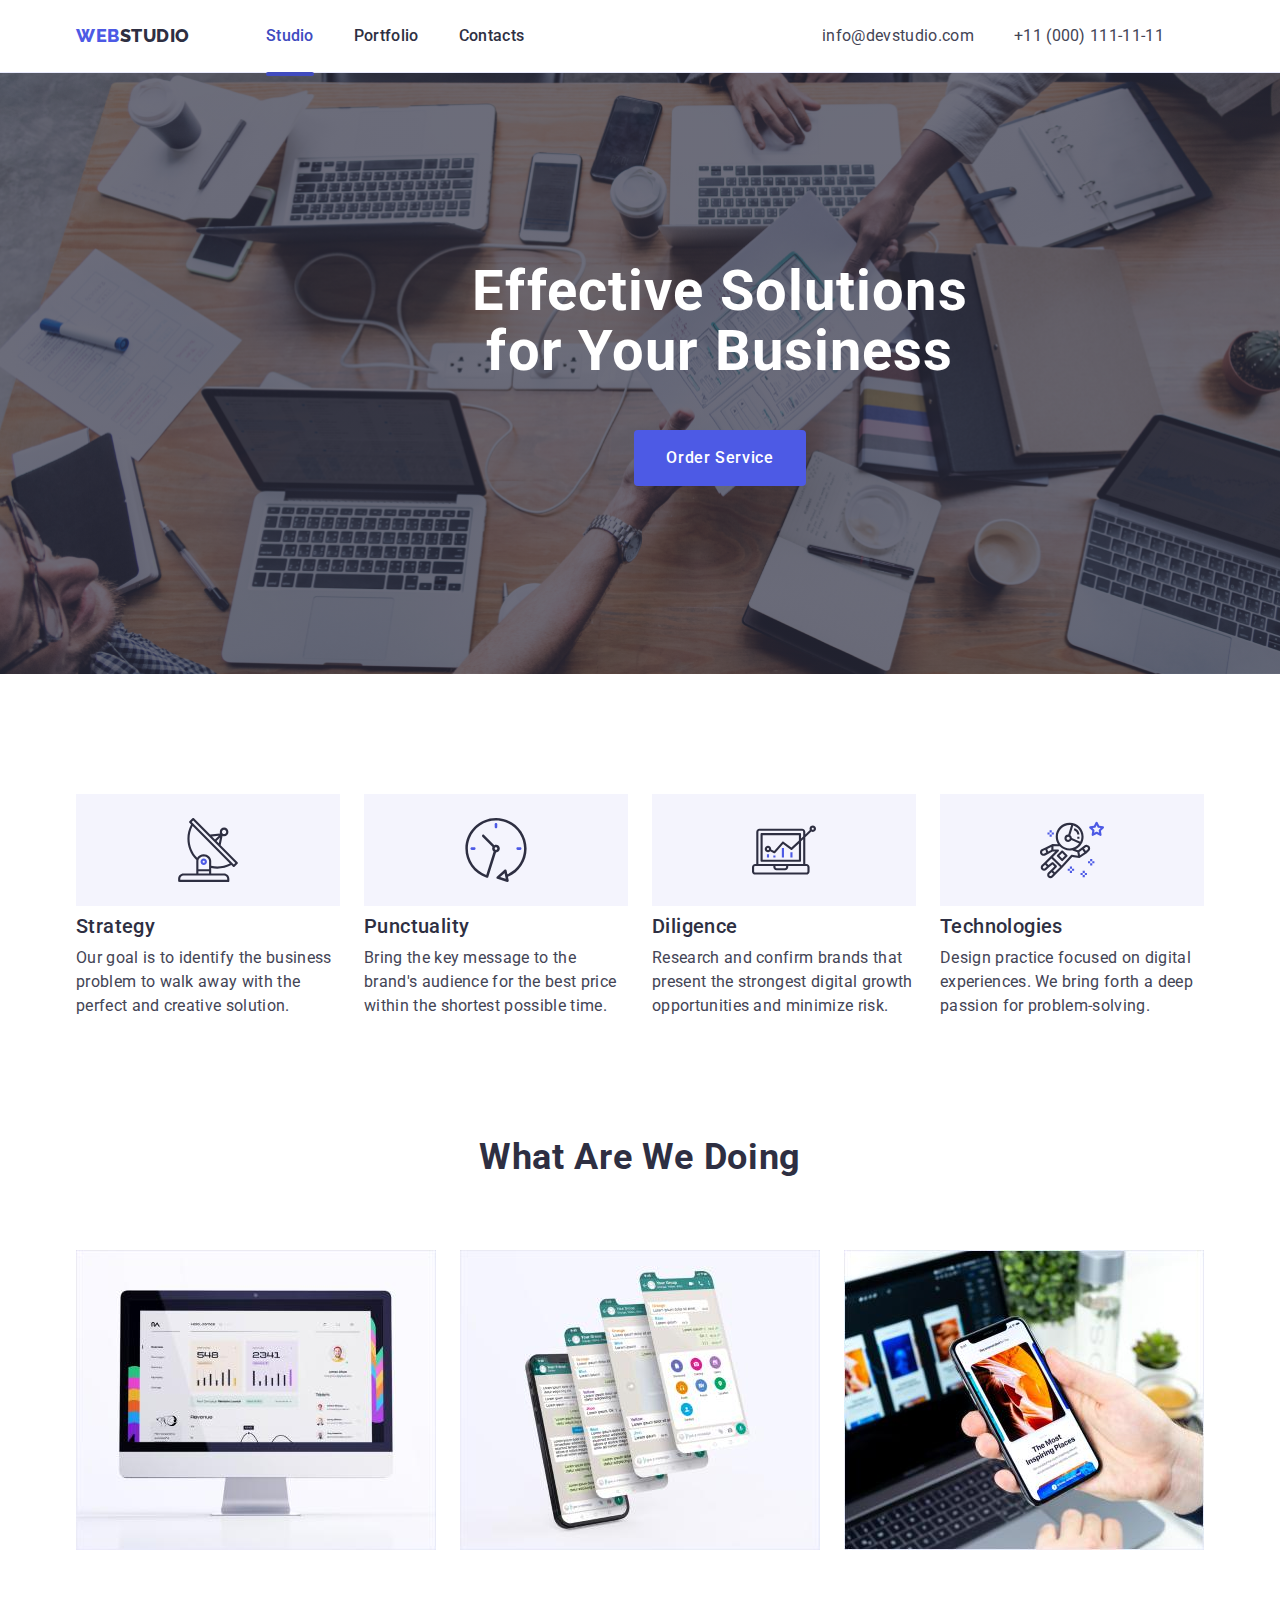
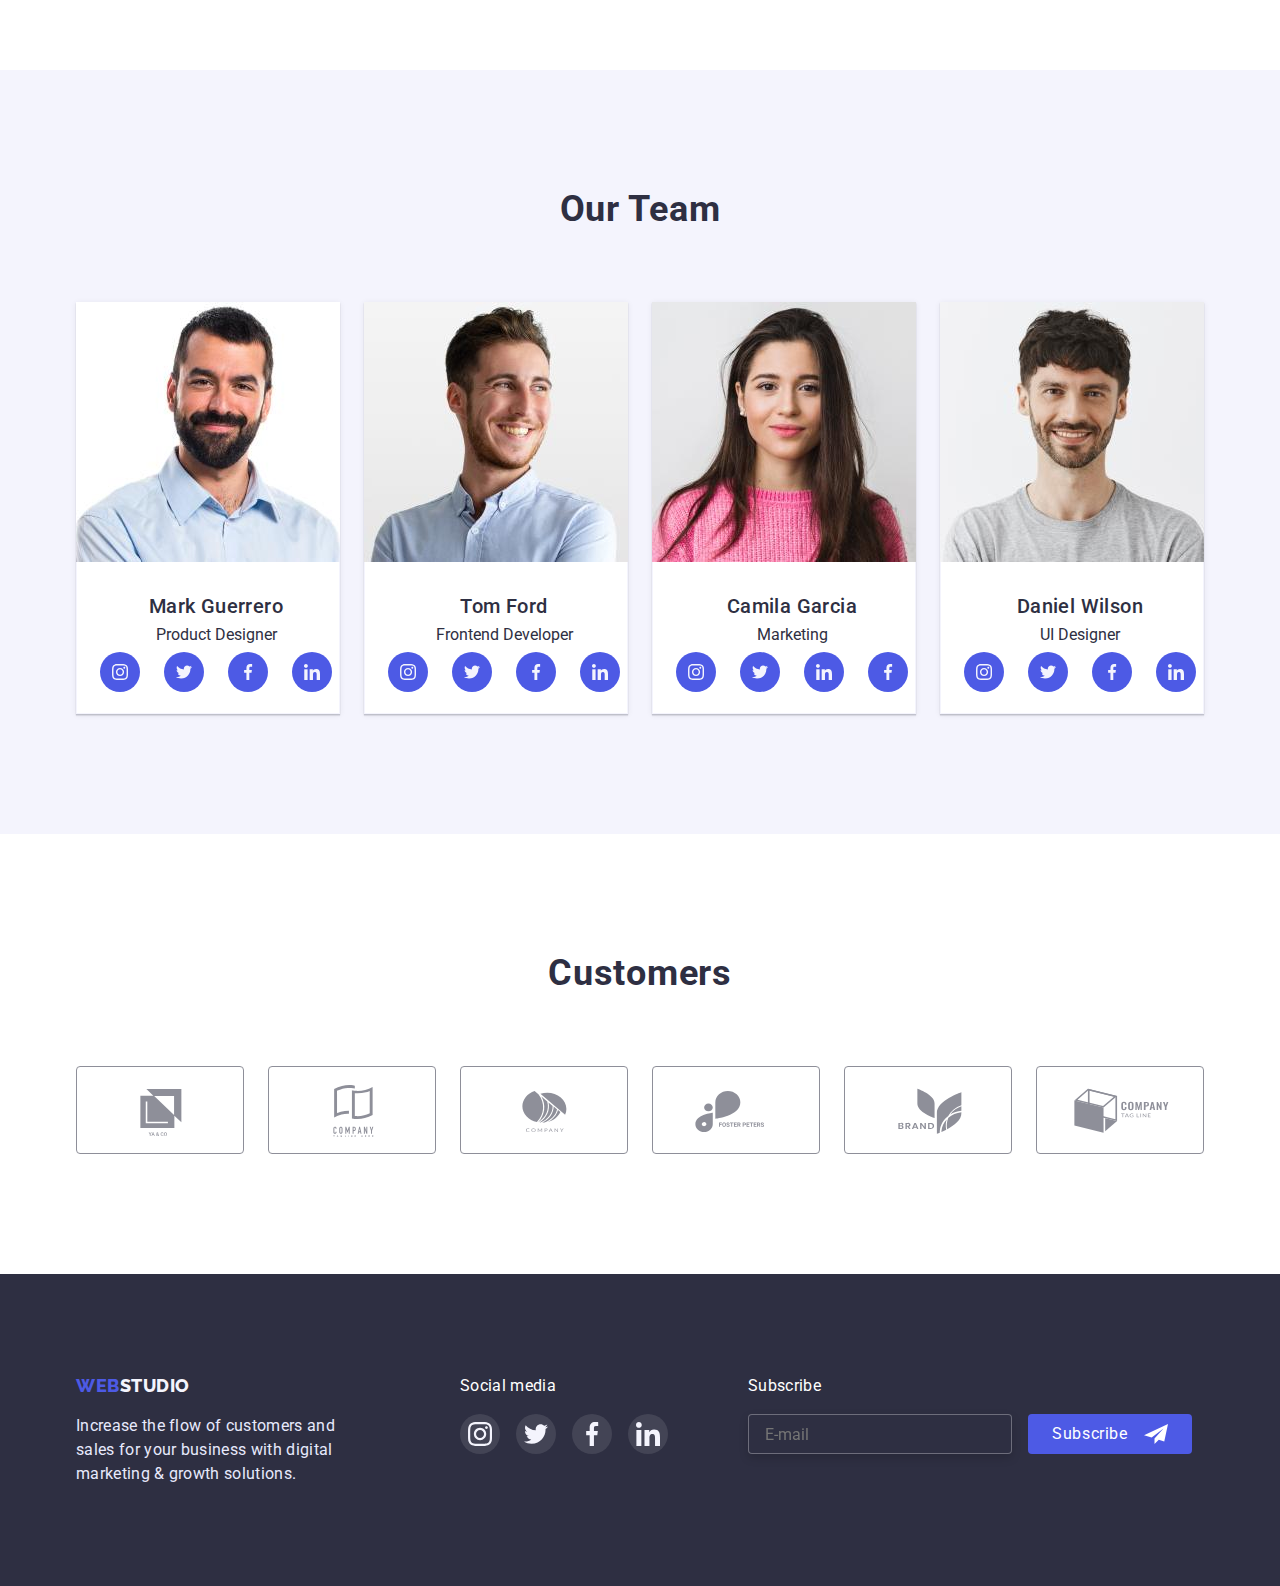
<file: index.html>
<!DOCTYPE html>
<html lang="en">
  <head>
    <meta charset="UTF-8" />
    <meta http-equiv="X-UA-Compatible" content="IE=edge" />
    <meta name="viewport" content="width=device-width, initial-scale=1.0" />
    <link rel="preconnect" href="https://fonts.googleapis.com" />
    <link rel="preconnect" href="https://fonts.gstatic.com" crossorigin />
    <link
      href="https://fonts.googleapis.com/css2?family=Raleway:wght@800&family=Roboto:wght@400;500;700;900&display=swap"
      rel="stylesheet"
    />
    <link
      rel="stylesheet"
      href="https://cdn.jsdelivr.net/npm/modern-normalize@1.1.0/modern-normalize.min.css"
    />
    <link rel="stylesheet" href="./css/styles.css" />
    <title>WEBSTUDIO</title>
  </head>
  <body>
    <header class="header">
      <div class="container page-header-container">
        <nav class="head-nav">
          <a class="logo link" href="./index.html"
            >Web<span class="logo-black">Studio</span></a
          >
          <ul class="menu list">
            <li class="menu-item">
              <a class="menu-link link current" href="./index.html">Studio</a>
            </li>
            <li class="menu-item">
              <a class="menu-link link" href="./portfolio.html">Portfolio</a>
            </li>
            <li class="menu-item">
              <a class="menu-link link" href="">Contacts</a>
            </li>
          </ul>
        </nav>
        <address class="adress-fonts">
          <ul class="list menu header-menu-direction">
            <li>
              <a class="contact-info link" href="mailto:info@devstudio.com"
                >info@devstudio.com</a
              >
            </li>
            <li>
              <a class="contact-info link" href="tel:+110001111111"
                >+11 (000) 111-11-11</a
              >
            </li>
          </ul>
        </address>
        <button type="button" class="mobile-menu-btn" data-modal-open-mobile>
          <svg class="mobile-menu-btn-icon" width="32" height="22">
            <use href="./images/sprite.svg#burger-icon"></use>
          </svg>
        </button>
      </div>
      <div class="mobile-menu" data-modal-mobile>
        <div class="container mobile-menu-container">
          <button class="mobile-menu-close-btn" data-modal-close-mobile>
            <svg class="mobile-menu-close-btn-icon" width="8" height="8">
              <use href="./images/sprite.svg#icon-vector"></use>
            </svg>
          </button>
          <ul class="mobile-menu-list list">
            <li class="mobile-menu-list-item">
              <a class="mobile-menu-list-link link" href="">Studio</a>
            </li>
            <li class="mobile-menu-list-item">
              <a class="mobile-menu-list-link link" href="">Potfolio</a>
            </li>
            <li class="mobile-menu-list-item">
              <a class="mobile-menu-list-link link" href="">Contacts</a>
            </li>
          </ul>
          <address>
            <ul class="mobile-menu-address list">
              <li class="mobile-menu-address-item">
                <a
                  class="mobile-menu-contact-number link"
                  href="tel:+110001111111"
                  >+11 (000) 111-11-11</a
                >
              </li>
              <li>
                <a
                  class="mobile-menu-contact-info link"
                  href="mailto:info@devstudio.com"
                  >info@devstudio.com</a
                >
              </li>
            </ul>
          </address>
          <ul class="mobile-social-list list">
            <li class="mobile-social-list-item list">
              <a href="" class="mobile-social-list-link">
                <svg class="mobile-social-list-icon" width="24" height="24">
                  <use href="./images/sprite.svg#icon-instagram"></use>
                </svg>
              </a>
            </li>
            <li class="mobile-social-list-item list">
              <a href="" class="mobile-social-list-link">
                <svg class="mobile-social-list-icon" width="24" height="24">
                  <use href="./images/sprite.svg#icon-twitter"></use>
                </svg>
              </a>
            </li>
            <li class="mobile-social-list-item list">
              <a href="" class="mobile-social-list-link">
                <svg class="mobile-social-list-icon" width="24" height="24">
                  <use href="./images/sprite.svg#icon-facebook"></use>
                </svg>
              </a>
            </li>
            <li class="mobile-social-list-item list">
              <a href="" class="mobile-social-list-link">
                <svg class="mobile-social-list-icon" width="24" height="24">
                  <use href="./images/sprite.svg#icon-linkedin"></use>
                </svg>
              </a>
            </li>
          </ul>
        </div>
      </div>
    </header>
    <main>
      <section class="hero">
        <div>
          <h1 class="headline">Effective Solutions for Your Business</h1>
          <button class="modal-btn" type="button" data-modal-open>
            Order Service
          </button>
        </div>
      </section>
      <section class="section-advantages">
        <div class="container">
          <h2 class="visually-hidden">Our Advantages</h2>
          <ul
            class="list services-list margin-right mobile-menu-advantages-section"
          >
            <li class="services-item">
              <div class="advantages-card-wrapper">
                <svg class="services-list-icon" width="64" height="64">
                  <use href="./images/sprite.svg#icon-antenna"></use>
                </svg>
              </div>
              <h3 class="subtitle">Strategy</h3>
              <p class="description">
                Our goal is to identify the business problem to walk away with
                the perfect and creative solution.
              </p>
            </li>
            <li class="services-item">
              <div class="advantages-card-wrapper">
                <svg class="services-list-icon" width="64" height="64">
                  <use href="./images/sprite.svg#icon-clock"></use>
                </svg>
              </div>
              <h3 class="subtitle">Punctuality</h3>
              <p class="description">
                Bring the key message to the brand's audience for the best price
                within the shortest possible time.
              </p>
            </li>
            <li class="services-item">
              <div class="advantages-card-wrapper">
                <svg class="services-list-icon" width="64" height="64">
                  <use href="./images/sprite.svg#icon-diagram"></use>
                </svg>
              </div>
              <h3 class="subtitle">Diligence</h3>
              <p class="description">
                Research and confirm brands that present the strongest digital
                growth opportunities and minimize risk.
              </p>
            </li>
            <li class="services-item">
              <div class="advantages-card-wrapper">
                <svg class="services-list-icon" width="64" height="64">
                  <use href="./images/sprite.svg#icon-astronaut"></use>
                </svg>
              </div>
              <h3 class="subtitle">Technologies</h3>
              <p class="description">
                Design practice focused on digital experiences. We bring forth a
                deep passion for problem-solving.
              </p>
            </li>
          </ul>
        </div>
      </section>
      <section class="section">
        <div class="container">
          <h2 class="title">What are we doing</h2>
          <ul class="list display-flex">
            <li class="services-card">
              <img
                srcset="./images/img-1@2x.jpg 2x"
                src="./images/img-1.jpg"
                alt="picture-1"
                width="360"
                height="300"
              />
            </li>
            <li class="services-card">
              <img
              srcset="./images/img-2@2x.jpg 2x"
                src="./images/img-2.jpg"
                alt="picture-2"
                width="360"
                height="300"
              />
            </li>
            <li class="services-card">
              <img
              srcset="./images/img-3@2x.jpg 2x"
                src="./images/img-3.jpg"
                alt="picture-3"
                width="360"
                height="300"
              />
            </li>
          </ul>
        </div>
      </section>
      <section class="mobile-employees-section employees-section">
        <div class="container">
          <h2 class="title">Our Team</h2>
          <div class="mobile-employees-wrapper">
            <ul class="mobile-employees-gap display-flex list">
              <li class="employees-card card-background-color box-shadow">
                <img
                srcset="./images/img-team-member-1@2x.jpg 2x"
                  src="./images/img-team-member-1.jpg"
                  alt="team-member-1"
                  width="264"
                  height="260"
                />
                <div class="card-content-wrapper">
                  <h3 class="employees-subtitle text-align">Mark Guerrero</h3>
                  <p class="employees-description text-align">
                    Product Designer
                  </p>
                  <ul class="social-list">
                    <li class="social-list-item list">
                      <a href="" class="social-list-link">
                        <svg class="social-list-icon" width="16" height="16">
                          <use href="./images/sprite.svg#icon-instagram"></use>
                        </svg>
                      </a>
                    </li>
                    <li class="social-list-item list">
                      <a href="" class="social-list-link">
                        <svg class="social-list-icon" width="16" height="16">
                          <use href="./images/sprite.svg#icon-twitter"></use>
                        </svg>
                      </a>
                    </li>
                    <li class="social-list-item list">
                      <a href="" class="social-list-link">
                        <svg class="social-list-icon" width="16" height="16">
                          <use href="./images/sprite.svg#icon-facebook"></use>
                        </svg>
                      </a>
                    </li>
                    <li class="social-list-item list">
                      <a href="" class="social-list-link">
                        <svg class="social-list-icon" width="16" height="16">
                          <use href="./images/sprite.svg#icon-linkedin"></use>
                        </svg>
                      </a>
                    </li>
                  </ul>
                </div>
              </li>
              <li class="employees-card card-background-color box-shadow">
                <img
                srcset="./images/img-team-member-2@2x.jpg 2x"
                  src="./images/img-team-member-2.jpg"
                  alt="team-member-2"
                  width="264"
                  height="260"
                />
                <div class="card-content-wrapper">
                  <h3 class="employees-subtitle text-align">Tom Ford</h3>
                  <p class="employees-description text-align">
                    Frontend Developer
                  </p>
                  <ul class="social-list">
                    <li class="social-list-item list">
                      <a href="" class="social-list-link">
                        <svg class="social-list-icon" width="16" height="16">
                          <use href="./images/sprite.svg#icon-instagram"></use>
                        </svg>
                      </a>
                    </li>
                    <li class="social-list-item list">
                      <a href="" class="social-list-link">
                        <svg class="social-list-icon" width="16" height="16">
                          <use href="./images/sprite.svg#icon-twitter"></use>
                        </svg>
                      </a>
                    </li>
                    <li class="social-list-item list">
                      <a href="" class="social-list-link">
                        <svg class="social-list-icon" width="16" height="16">
                          <use href="./images/sprite.svg#icon-facebook"></use>
                        </svg>
                      </a>
                    </li>
                    <li class="social-list-item list">
                      <a href="" class="social-list-link">
                        <svg class="social-list-icon" width="16" height="16">
                          <use href="./images/sprite.svg#icon-linkedin"></use>
                        </svg>
                      </a>
                    </li>
                  </ul>
                </div>
              </li>
              <li class="employees-card card-background-color box-shadow">
                <img
                srcset="./images/img-team-member-3@2x.jpg 2x"
                  src="./images/img-team-member-3.jpg"
                  alt="team-member-3"
                  width="264"
                  height="260"
                />
                <div class="card-content-wrapper">
                  <h3 class="employees-subtitle text-align">Camila Garcia</h3>
                  <p class="employees-description text-align">Marketing</p>
                  <ul class="social-list">
                    <li class="social-list-item list">
                      <a href="" class="social-list-link">
                        <svg class="social-list-icon" width="16" height="16">
                          <use href="./images/sprite.svg#icon-instagram"></use>
                        </svg>
                      </a>
                    </li>
                    <li class="social-list-item list">
                      <a href="" class="social-list-link">
                        <svg class="social-list-icon" width="16" height="16">
                          <use href="./images/sprite.svg#icon-twitter"></use>
                        </svg>
                      </a>
                    </li>
                    <li class="social-list-item list">
                      <a href="" class="social-list-link">
                        <svg class="social-list-icon" width="16" height="16">
                          <use href="./images/sprite.svg#icon-linkedin"></use>
                        </svg>
                      </a>
                    </li>
                    <li class="social-list-item list">
                      <a href="" class="social-list-link">
                        <svg class="social-list-icon" width="16" height="16">
                          <use href="./images/sprite.svg#icon-facebook"></use>
                        </svg>
                      </a>
                    </li>
                  </ul>
                </div>
              </li>
              <li class="employees-card card-background-color box-shadow">
                <img
                srcset="./images/img-team-member-4@2x.jpg 2x"
                  src="./images/img-team-member-4.jpg"
                  alt="team-member-4"
                  width="264"
                  height="260"
                />
                <div class="card-content-wrapper">
                  <h3 class="employees-subtitle text-align">Daniel Wilson</h3>
                  <p class="employees-description text-align">UI Designer</p>
                  <ul class="social-list">
                    <li class="social-list-item list">
                      <a href="" class="social-list-link">
                        <svg class="social-list-icon" width="16" height="16">
                          <use href="./images/sprite.svg#icon-instagram"></use>
                        </svg>
                      </a>
                    </li>
                    <li class="social-list-item list">
                      <a href="" class="social-list-link">
                        <svg class="social-list-icon" width="16" height="16">
                          <use href="./images/sprite.svg#icon-twitter"></use>
                        </svg>
                      </a>
                    </li>
                    <li class="social-list-item list">
                      <a href="" class="social-list-link">
                        <svg class="social-list-icon" width="16" height="16">
                          <use href="./images/sprite.svg#icon-facebook"></use>
                        </svg>
                      </a>
                    </li>
                    <li class="social-list-item list">
                      <a href="" class="social-list-link">
                        <svg class="social-list-icon" width="16" height="16">
                          <use href="./images/sprite.svg#icon-linkedin"></use>
                        </svg>
                      </a>
                    </li>
                  </ul>
                </div>
              </li>
            </ul>
          </div>
        </div>
      </section>
      <section class="customers-section">
        <div class="container">
          <h2 class="title">Customers</h2>
          <ul class="customers-list list">
            <li class="customers-list-item">
              <a href="" class="customers-list-link">
                <svg class="customers-list-icon" width="104" height="56">
                  <use href="./images/sprite.svg#icon-company-1"></use>
                </svg>
              </a>
            </li>
            <li class="customers-list-item">
              <a href="" class="customers-list-link">
                <svg class="customers-list-icon" width="104" height="56">
                  <use href="./images/sprite.svg#icon-company-2"></use>
                </svg>
              </a>
            </li>
            <li class="customers-list-item">
              <a href="" class="customers-list-link">
                <svg class="customers-list-icon" width="104" height="56">
                  <use href="./images/sprite.svg#icon-company-3"></use>
                </svg>
              </a>
            </li>
            <li class="customers-list-item">
              <a href="" class="customers-list-link">
                <svg class="customers-list-icon" width="104" height="56">
                  <use href="./images/sprite.svg#icon-company-4"></use>
                </svg>
              </a>
            </li>
            <li class="customers-list-item">
              <a href="" class="customers-list-link">
                <svg class="customers-list-icon" width="104" height="56">
                  <use href="./images/sprite.svg#icon-company-5"></use>
                </svg>
              </a>
            </li>
            <li class="customers-list-item">
              <a href="" class="customers-list-link">
                <svg class="customers-list-icon" width="104" height="56">
                  <use href="./images/sprite.svg#icon-company-6"></use>
                </svg>
              </a>
            </li>
          </ul>
        </div>
      </section>
    </main>
    <footer class="footer-background">
      <div class="container footer-display">
        <div class="tablet-footer-wrapper">
          <div class="footer-wrapper">
            <a
              class="mobile-footer-logo logo link logo-margin"
              href="./index.html"
              >Web<span class="logo-white">Studio</span></a
            >
            <p class="footer-list footer-text">
              Increase the flow of customers and sales for your business with
              digital marketing & growth solutions.
            </p>
          </div>
          <div class="footer-social-media-wrapper">
            <p class="footer-social-media">Social media</p>
            <ul class="footer-social-list">
              <li class="footer-social-list-item list">
                <a href="" class="footer-social-list-link">
                  <svg class="footer-social-list-icon" width="24" height="24">
                    <use href="./images/sprite.svg#icon-instagram"></use>
                  </svg>
                </a>
              </li>
              <li class="footer-social-list-item list">
                <a href="" class="footer-social-list-link">
                  <svg class="footer-social-list-icon" width="24" height="24">
                    <use href="./images/sprite.svg#icon-twitter"></use>
                  </svg>
                </a>
              </li>
              <li class="footer-social-list-item list">
                <a href="" class="footer-social-list-link">
                  <svg class="footer-social-list-icon" width="24" height="24">
                    <use href="./images/sprite.svg#icon-facebook"></use>
                  </svg>
                </a>
              </li>
              <li class="footer-social-list-item list">
                <a href="" class="footer-social-list-link">
                  <svg class="footer-social-list-icon" width="24" height="24">
                    <use href="./images/sprite.svg#icon-linkedin"></use>
                  </svg>
                </a>
              </li>
            </ul>
          </div>
        </div>
        <div class="tablet-footer-display">
          <p class="social-messangers-text">Subscribe</p>
          <form class="social-messangers-form">
            <label class="socail-messangers-field"
              ><input
                class="social-messangers-input"
                name="user-message"
                type="email"
                placeholder="E-mail"
            /></label>
            <button class="social-messangers-button" type="submit">
              Subscribe
              <svg class="social-messangers-icon" width="24" height="24">
                <use href="./images/sprite.svg#icon-telegram"></use>
              </svg>
            </button>
          </form>
        </div>
      </div>
    </footer>
    <div class="backdrop is-hidden" data-modal>
      <div class="modal">
        <button type="button" class="close-button" data-modal-close>
          <svg class="close-button-icon" width="18" height="18">
            <use href="./images/sprite.svg#icon-vector"></use>
          </svg>
        </button>
        <p class="modal-window-text">
          Leave your contacts and we will call you back
        </p>
        <form class="modal-form">
          <label class="modal-form-field">
            <span class="modal-form-input-desc">Name</span>
            <span class="modal-form-input-wrapper">
              <input
                type="text"
                name="user_name"
                class="modal-form-input"
                required
                pattern="[a-zA-Z]+"
                minlength="2"
                title="Ivan Ivanov"
              />
              <svg class="modal-form-input-icon" width="18" height="18">
                <use href="./images/sprite.svg#icon-person"></use>
              </svg>
            </span>
          </label>
          <label class="modal-form-field">
            <span class="modal-form-input-desc">Phone</span>
            <span class="modal-form-input-wrapper">
              <input
                type="tel"
                name="user_phone"
                class="modal-form-input"
                required
                pattern="[0-9]{3}-[0-9]{3}-[0-9]{2}-[0-9]{2}"
                title="xxx-xxx-xx-xx"
              />
              <svg class="modal-form-input-icon" width="18" height="18">
                <use href="./images/sprite.svg#icon-phone"></use>
              </svg>
            </span>
          </label>
          <label class="modal-form-field">
            <span class="modal-form-input-desc">Email</span>
            <span class="modal-form-input-wrapper">
              <input
                type="email"
                name="user_email"
                class="modal-form-input"
                required
                pattern=""
                title="example@gmail.com"
              />
              <svg class="modal-form-input-icon" width="18" height="18">
                <use href="./images/sprite.svg#icon-email"></use>
              </svg>
            </span>
          </label>
          <label class="modal-form-field-comment">
            <span class="modal-form-input-desc">Comment</span>
            <textarea
              name="user-message"
              class="modal-form-message"
              placeholder="Text input"
            ></textarea>
          </label>
          <input
            id="user-policy"
            type="checkbox"
            name="user-policy"
            class="modal-form-check visually-hidden"
          />
          <label for="user-policy" class="modal-form-check-desc"
            >I accept the terms and conditions of the &nbsp;<a
              class="privacy-policy"
              href=""
              >Privacy Policy</a
            ></label
          >
          <button type="submit" class="modal-form-submit">Send</button>
        </form>
      </div>
    </div>
    <script src="./js/modal.js"></script>
    <script src="./js/mobile-menu.js"></script>
  </body>
</html>
</file>
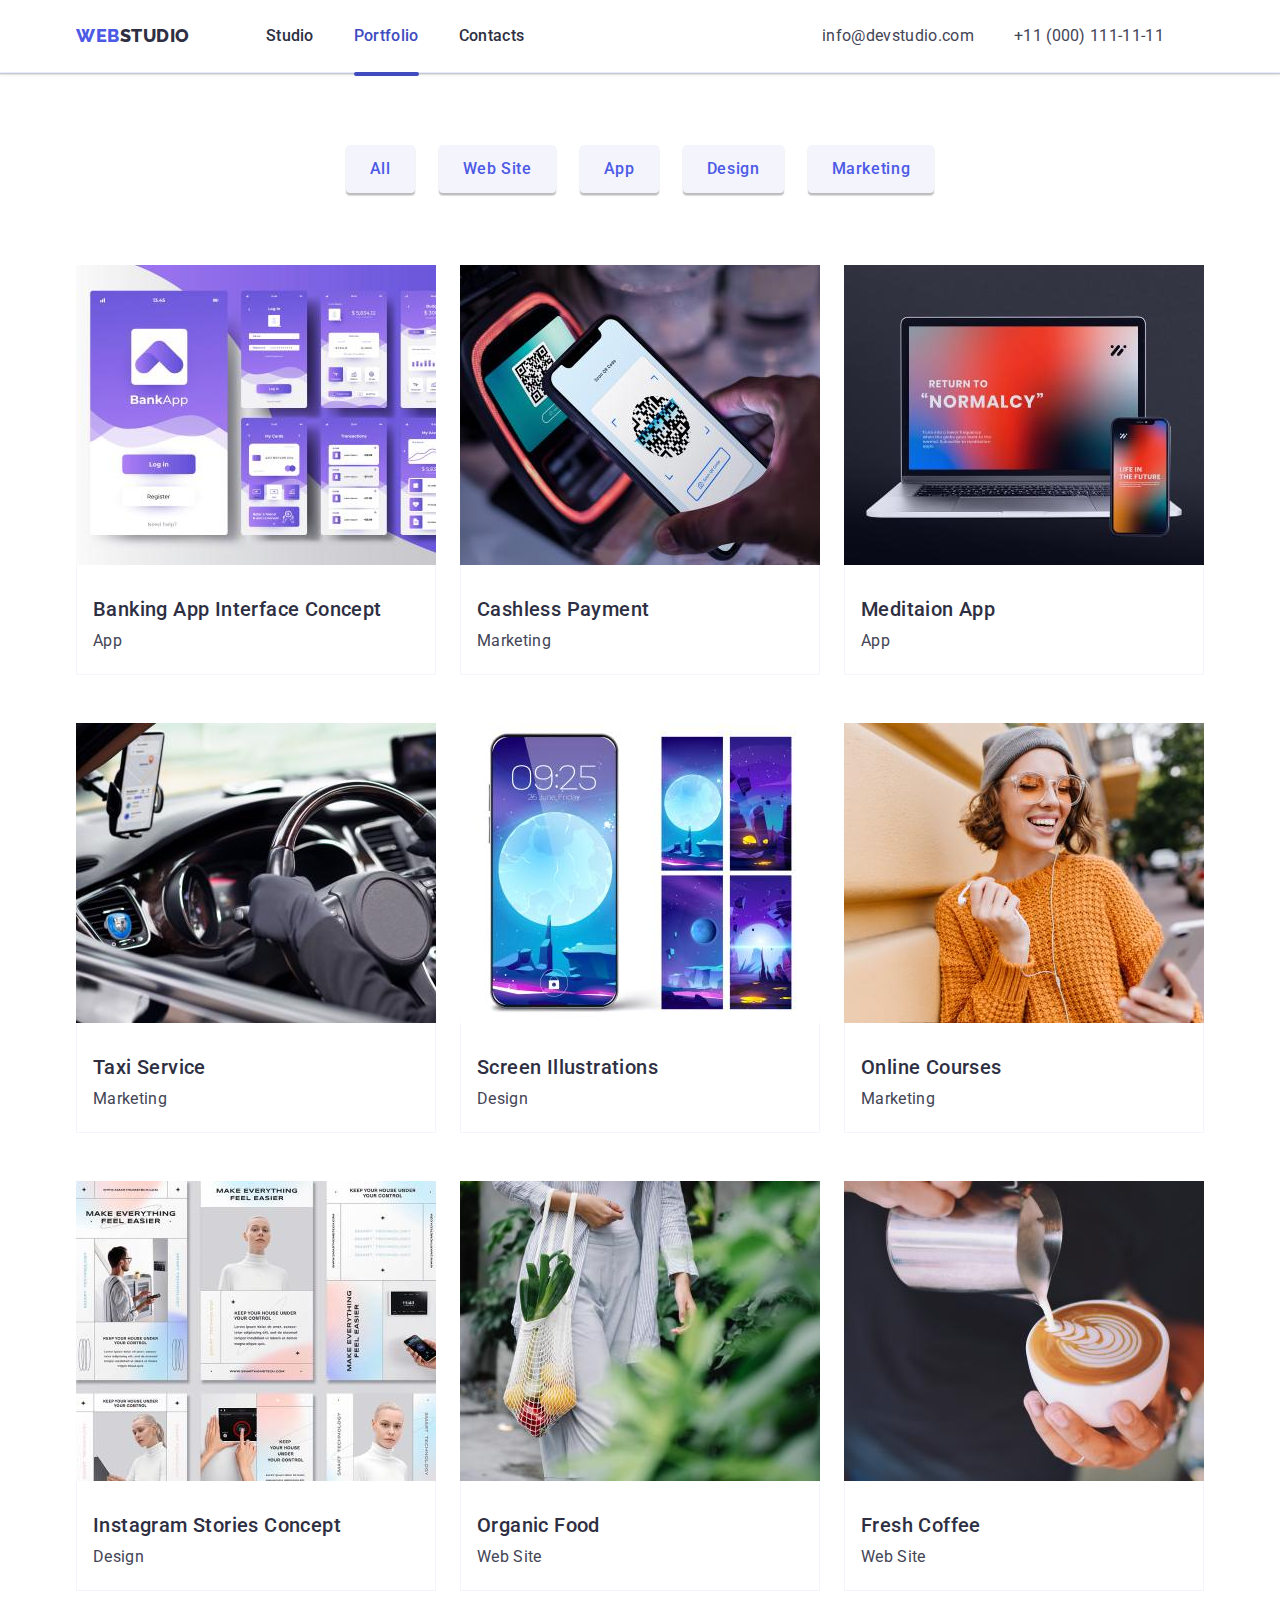
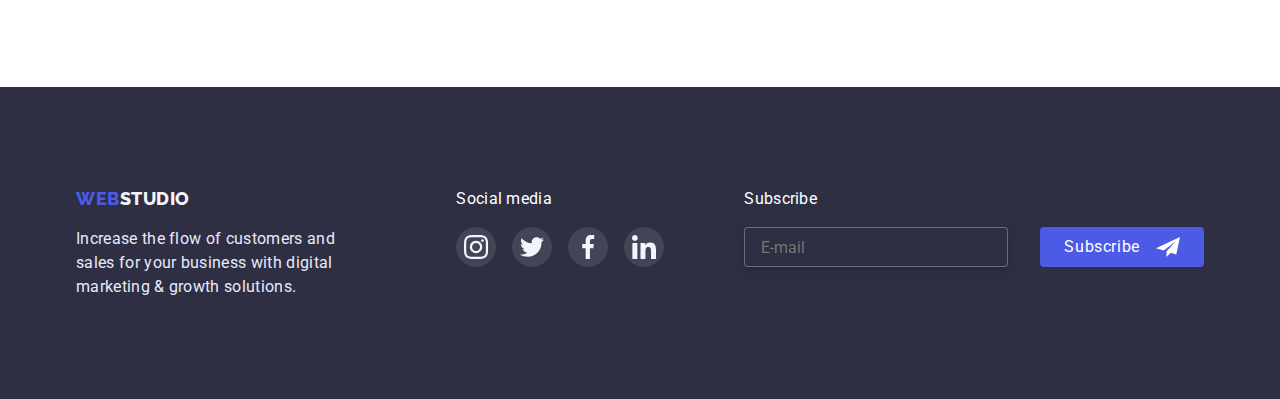
<file: portfolio.html>
<!DOCTYPE html>
<html lang="en">
  <head>
    <meta charset="UTF-8" />
    <meta http-equiv="X-UA-Compatible" content="IE=edge" />
    <meta name="viewport" content="width=device-width, initial-scale=1.0" />
    <link rel="preconnect" href="https://fonts.googleapis.com" />
    <link rel="preconnect" href="https://fonts.gstatic.com" crossorigin />
    <link
      href="https://fonts.googleapis.com/css2?family=Raleway:wght@800&family=Roboto:wght@400;500;700;900&display=swap"
      rel="stylesheet"
    />
    <link
      rel="stylesheet"
      href="https://cdn.jsdelivr.net/npm/modern-normalize@1.1.0/modern-normalize.min.css"
    />
    <link rel="stylesheet" href="./css/styles.css" />
    <title>Portfolio</title>
  </head>
  <body>
    <header class="header">
      <div class="container page-header-container">
        <nav class="head-nav">
          <a class="logo link" href="./portfolio.html"
            >Web<span class="logo-black">Studio</span></a
          >
          <ul class="menu list">
            <li class="menu-item">
              <a class="menu-link link" href="./index.html">Studio</a>
            </li>
            <li class="menu-item">
              <a class="menu-link link current" href="./portfolio.html"
                >Portfolio</a
              >
            </li>
            <li class="menu-item">
              <a class="menu-link link" href="">Contacts</a>
            </li>
          </ul>
        </nav>
        <address class="adress-fonts">
          <ul class="list menu">
            <li>
              <a class="contact-info link" href="mailto:info@devstudio.com"
                >info@devstudio.com</a
              >
            </li>
            <li>
              <a class="contact-info link" href="tel:+110001111111"
                >+11 (000) 111-11-11</a
              >
            </li>
          </ul>
        </address>
      </div>
    </header>
    <main>
      <section class="portfilio-section">
        <div class="container">
          <h2 class="visually-hidden">navigation</h2>
          <ul class="list menu portfolio-margin">
            <li class="services-item">
              <button class="app-buttons" type="button">All</button>
            </li>
            <li class="services-item">
              <button class="app-buttons" type="button">Web Site</button>
            </li>
            <li class="services-item">
              <button class="app-buttons" type="button">App</button>
            </li>
            <li class="services-item">
              <button class="app-buttons" type="button">Design</button>
            </li>
            <li class="services-item">
              <button class="app-buttons" type="button">Marketing</button>
            </li>
          </ul>
          <ul
            class="list display-flex portfolio-display-flex portfolio-padding"
          >
            <li
              class="services-card card-background-color portfolio-card-shadow"
            >
              <a class="link card-overlay" href=""
                ><div class="card-list-img-wrapper">
                  <img
                    src="./images/banking-app-interface-concept.jpg"
                    alt="banking-app-interface-concept"
                    width="360"
                    height="300"
                  />
                  <p class="overlay">
                    14 Stylish and User-Friendly App Design Concepts · Task
                    Manager App · Calorie Tracker App · Exotic Fruit Ecommerce
                    App · Cloud Storage App
                  </p>
                </div>
                <div class="card-content-wrapper">
                  <h3 class="subtitle">Banking App Interface Concept</h3>
                  <p class="description padding-cards">App</p>
                </div></a
              >
            </li>
            <li
              class="services-card card-background-color portfolio-card-shadow"
            >
              <a class="link card-overlay" href=""
                ><div class="card-list-img-wrapper">
                  <img
                    src="./images/cashless-payment.jpg"
                    alt="cashless-payment"
                    width="360"
                    height="300"
                  />
                  <p class="overlay">
                    14 Stylish and User-Friendly App Design Concepts · Task
                    Manager App · Calorie Tracker App · Exotic Fruit Ecommerce
                    App · Cloud Storage App
                  </p>
                </div>
                <div class="card-content-wrapper">
                  <h3 class="subtitle">Cashless Payment</h3>
                  <p class="description padding-cards">Marketing</p>
                </div></a
              >
            </li>
            <li
              class="services-card card-background-color portfolio-card-shadow"
            >
              <a class="link card-overlay" href=""
                ><div class="card-list-img-wrapper">
                  <img
                    src="./images/meditaion-app.jpg"
                    alt="meditaion-app"
                    width="360"
                    height="300"
                  />
                  <p class="overlay">
                    14 Stylish and User-Friendly App Design Concepts · Task
                    Manager App · Calorie Tracker App · Exotic Fruit Ecommerce
                    App · Cloud Storage App
                  </p>
                </div>
                <div class="card-content-wrapper">
                  <h3 class="subtitle">Meditaion App</h3>
                  <p class="description padding-cards">App</p>
                </div></a
              >
            </li>
            <li
              class="services-card card-background-color portfolio-card-shadow"
            >
              <a class="link card-overlay" href=""
                ><div class="card-list-img-wrapper">
                  <img
                    src="./images/taxi-service.jpg"
                    alt="taxi-service"
                    width="360"
                    height="300"
                  />
                  <p class="overlay">
                    14 Stylish and User-Friendly App Design Concepts · Task
                    Manager App · Calorie Tracker App · Exotic Fruit Ecommerce
                    App · Cloud Storage App
                  </p>
                </div>
                <div class="card-content-wrapper">
                  <h3 class="subtitle">Taxi Service</h3>
                  <p class="description padding-cards">Marketing</p>
                </div></a
              >
            </li>
            <li
              class="services-card card-background-color portfolio-card-shadow"
            >
              <a class="link card-overlay" href=""
                ><div class="card-list-img-wrapper">
                  <img
                    src="./images/screen-illustrations.jpg"
                    alt="screen-illustrations"
                    width="360"
                    height="300"
                  />
                  <p class="overlay">
                    14 Stylish and User-Friendly App Design Concepts · Task
                    Manager App · Calorie Tracker App · Exotic Fruit Ecommerce
                    App · Cloud Storage App
                  </p>
                </div>
                <div class="card-content-wrapper">
                  <h3 class="subtitle">Screen Illustrations</h3>
                  <p class="description padding-cards">Design</p>
                </div></a
              >
            </li>
            <li
              class="services-card card-background-color portfolio-card-shadow"
            >
              <a class="link card-overlay" href=""
                ><div class="card-list-img-wrapper">
                  <img
                    src="./images/online-courses.jpg"
                    alt="online-courses"
                    width="360"
                    height="300"
                  />
                  <p class="overlay">
                    14 Stylish and User-Friendly App Design Concepts · Task
                    Manager App · Calorie Tracker App · Exotic Fruit Ecommerce
                    App · Cloud Storage App
                  </p>
                </div>
                <div class="card-content-wrapper">
                  <h3 class="subtitle">Online Courses</h3>
                  <p class="description padding-cards">Marketing</p>
                </div></a
              >
            </li>
            <li
              class="services-card card-background-color portfolio-card-shadow"
            >
              <a class="link card-overlay" href=""
                ><div class="card-list-img-wrapper">
                  <img
                    src="./images/instagram-stories-concept.jpg"
                    alt="instagram-stories-concept"
                    width="360"
                    height="300"
                  />
                  <p class="overlay">
                    14 Stylish and User-Friendly App Design Concepts · Task
                    Manager App · Calorie Tracker App · Exotic Fruit Ecommerce
                    App · Cloud Storage App
                  </p>
                </div>
                <div class="card-content-wrapper">
                  <h3 class="subtitle">Instagram Stories Concept</h3>
                  <p class="description padding-cards">Design</p>
                </div></a
              >
            </li>
            <li
              class="services-card card-background-color portfolio-card-shadow"
            >
              <a class="link card-overlay" href=""
                ><div class="card-list-img-wrapper">
                  <img
                    src="./images/organic-food.jpg"
                    alt="organic-food"
                    width="360"
                    height="300"
                  />
                  <p class="overlay">
                    14 Stylish and User-Friendly App Design Concepts · Task
                    Manager App · Calorie Tracker App · Exotic Fruit Ecommerce
                    App · Cloud Storage App
                  </p>
                </div>
                <div class="card-content-wrapper">
                  <h3 class="subtitle">Organic Food</h3>
                  <p class="description padding-cards">Web Site</p>
                </div></a
              >
            </li>
            <li
              class="services-card card-background-color portfolio-card-shadow"
            >
              <a class="link card-overlay" href=""
                ><div class="card-list-img-wrapper">
                  <img
                    src="./images/fresh-coffee.jpg"
                    alt="fresh-coffee"
                    width="360"
                    height="300"
                  />
                  <p class="overlay">
                    14 Stylish and User-Friendly App Design Concepts · Task
                    Manager App · Calorie Tracker App · Exotic Fruit Ecommerce
                    App · Cloud Storage App
                  </p>
                </div>
                <div class="card-content-wrapper">
                  <h3 class="subtitle">Fresh Coffee</h3>
                  <p class="description padding-cards">Web Site</p>
                </div></a
              >
            </li>
          </ul>
        </div>
      </section>
    </main>
    <footer class="footer-background">
      <div class="container footer-display">
        <div class="footer-wrapper">
          <a class="logo link logo-margin" href="./index.html"
            >Web<span class="logo-white">Studio</span></a
          >
          <p class="footer-list footer-text">
            Increase the flow of customers and sales for your business with
            digital marketing & growth solutions.
          </p>
        </div>
        <div class="footer-social-media-wrapper">
          <p class="footer-social-media">Social media</p>
          <ul class="footer-social-list">
            <li class="footer-social-list-item list">
              <a href="" class="footer-social-list-link">
                <svg class="footer-social-list-icon" width="24" height="24">
                  <use href="./images/sprite.svg#icon-instagram"></use>
                </svg>
              </a>
            </li>
            <li class="footer-social-list-item list">
              <a href="" class="footer-social-list-link">
                <svg class="footer-social-list-icon" width="24" height="24">
                  <use href="./images/sprite.svg#icon-twitter"></use>
                </svg>
              </a>
            </li>
            <li class="footer-social-list-item list">
              <a href="" class="footer-social-list-link">
                <svg class="footer-social-list-icon" width="24" height="24">
                  <use href="./images/sprite.svg#icon-facebook"></use>
                </svg>
              </a>
            </li>
            <li class="footer-social-list-item list">
              <a href="" class="footer-social-list-link">
                <svg class="footer-social-list-icon" width="24" height="24">
                  <use href="./images/sprite.svg#icon-linkedin"></use>
                </svg>
              </a>
            </li>
          </ul>
        </div>
        <div class="social-messangers">
          <p class="social-messangers-text">
            Subscribe
          </p>
          <form action="" class="social-messangers-form">
            <label for="" class="socail-messangers-field"
              ><input class="social-messangers-input" type="email" placeholder="E-mail"/></label
            ><label class="socail-messangers-field"></label>
            <button class="social-messangers-button" type="submit">
              Subscribe
              <svg class="social-messangers-icon" width="24" height="24">
                <use href="./images/sprite.svg#icon-telegram"></use>
              </svg>
            </button>
          </form>
        </div>
      </div>
    </footer>
  </body>
</html>
</file>
<file: css/styles.css>
:root {
    --subtitle-fonts: #2E2F42;
    --description-fonts: #434455;
    --background-accent-color: #404BBF;
    --card-shadow: 0px 1px 6px rgba(46, 47, 66, 0.08), 0px 1px 1px rgba(46, 47, 66, 0.16), 0px 2px 1px rgba(46, 47, 66, 0.08);
    --portfolio-buttons-shadow: 0px 3px 1px rgba(0, 0, 0, 0.1), 0px 2px 1px rgba(0, 0, 0, 0.08), 0px 2px 2px rgba(0, 0, 0, 0.12);
    --transition-dur-and-func: 250ms cubic-bezier(0.4, 0, 0.2, 1);
}

h1,
h2,
h3,
h4,
p {
    margin-top: 0;
    margin-bottom: 0;
}

button {
    cursor: pointer;
}

ul,
ol {
    margin-top: 0;
    margin-bottom: 0;
    padding-left: 0;
}

img {
    display: block;
}

.list {
    list-style: none;
}

.link {
    text-decoration: none;
}

body {
    font-family: 'Roboto', sans-serif;
    color: #2E2F42;
}

.section {
    padding-top: 120px;
    padding-bottom: 120px;
    justify-content: center;
    align-items: center;
}


/* ======================== COMPONENTS ======================== */
.visually-hidden {
    position: absolute;
    white-space: nowrap;
    width: 1px;
    height: 1px;
    overflow: hidden;
    border: 0;
    padding: 0;
    clip: rect(0 0 0 0);
    clip-path: inset(50%);
    margin: -1px;
}

.modal-btn {
    padding: 16px 32px 16px 32px;
    font-weight: 500;
    font-size: 16px;
    line-height: 1.5;
    display: flex;
    align-items: center;
    letter-spacing: 0.04em;
    background-color: #4D5AE5;
    color: #FFFFFF;
    border: none;
    margin-right: auto;
    margin-left: auto;
    border-radius: 4px;
    transition: background-color var(--transition-dur-and-func);
}

.modal-btn:hover {
    background-color: var(--background-accent-color)
}

.modal-btn:focus {
    background-color: var(--background-accent-color)
}

.subtitle {
    margin-bottom: 8px;
    font-weight: 500;
    font-size: 20px;
    line-height: 1.2;
    letter-spacing: 0.02em;
    color: var(--subtitle-fonts)
}

.description {
    font-size: 16px;
    line-height: 1.5;
    letter-spacing: 0.02em;
    color: var(--description-fonts)
}


.text-align {
    text-align: center;
}

.container {
    width: 1158px;
    margin-left: auto;
    margin-right: auto;
    padding-left: 16px;
    padding-right: 16px;
}



.services-card {
    flex-basis: calc((100% - 48) / 3);
}


.box-shadow {
    box-shadow: var(--card-shadow);
}

.container {
    min-width: 320px;
    padding-left: 15px;
    padding-right: 15px;
    margin-left: auto;
    margin-right: auto;
}

@media screen and (min-width: 320px) {
    .container {
        max-width: 428px;
    }
}

@media screen and (min-width: 768px) {
    .container {
        max-width: 768px;
    }
}

@media screen and (min-width: 1200px) {
    .container {
        max-width: 1158px;
    }
}

@media screen and (min-device-pixel-ratio: 2) and (min-width: 1200px),
screen and (min-resolution: 192dpi) and (min-width: 1200px),
screen and (min-resolution: 2dppx) and (min-width: 1200px) {
    .hero {
        background-image: url('../images/hero/bg@2x.jpg');
    }
}

@media screen and (min-device-pixel-ratio: 2) and (min-width: 768px) and (max-width: 1199px),
screen and (min-resolution: 192dpi) and (min-width: 768px) and (max-width: 1199px),
screen and (min-resolution: 2dppx) and (min-width: 768px) and (max-width: 1199px) {
    .hero {
        background-image: url('../images/hero/hero-bg-tablet@2x.jpg');
    }
}

@media screen and (min-device-pixel-ratio: 2) and (max-width: 767px),
screen and (min-resolution: 192dpi) and (max-width: 767px),
screen and (min-resolution: 2dppx) and (max-width: 767px) {
    .hero {
        background-image: url('../images/hero/hero-bg-mobile@2x.jpg');
    }
}




/* ====================== MOBILEEEEEEEEEEEEEEEEEEEEEEEEEEEEEEEEEE ==================== */

@media screen and (max-width: 767px) {

    .menu {
        display: none;
    }

    .page-header-container {
        display: flex;
        align-items: center;
        justify-content: space-between;
    }

    .mobile-menu-btn {
        background-color: transparent;
        border: none;
        padding: 0;
        line-height: 0;
    }

    .section {
        display: none;
    }

    .mobile-menu {
        position: fixed;
        width: 100%;
        height: 100%;
        z-index: 1000;
        top: 0;
        left: 0;
        background-color: #FFFFFF;
        opacity: 0;
        visibility: hidden;
        pointer-events: none;
        transition: opacity var(--transition-dur-and-func) visibility var(--transition-dur-and-func);
    }

    .mobile-menu-btn-icon {
        stroke: #2E2F42;
    }

    .mobile-menu.is-open {
        opacity: 1;
        visibility: visible;
        pointer-events: auto;
    }

    .mobile-menu-container {
        position: relative;
        padding-left: 40px;
        padding-top: 80px;
        padding-bottom: 40px;

    }

    .mobile-menu-list {
        margin-bottom: 284px;
    }

    .mobile-menu-list-link {
        font-weight: 700;
        font-size: 36px;
        line-height: 1.11;
        letter-spacing: 0.02em;
        text-transform: capitalize;
        color: #2E2F42;

    }

    .mobile-menu-list-item:not(:last-child) {
        margin-bottom: 40px;

    }

    .mobile-menu-list-link:hover {
        color: var(--background-accent-color);
    }

    .mobile-menu-list-link:focus {
        color: var(--background-accent-color);
    }

    .mobile-menu-close-btn {
        position: absolute;
        top: 24px;
        right: 24px;
        display: flex;
        justify-content: center;
        align-items: center;
        background-color: #E7E9FC;
        width: 24px;
        height: 24px;
        border: 1px solid rgba(0, 0, 0, 0.1);
        padding: 0;
        border-radius: 50%;
        transition: background-color var(--transition-dur-and-func);
    }


    .mobile-menu-close-btn:focus {
        background-color: var(--background-accent-color);
    }



    .mobile-menu-close-btn:focus {
        fill: #E7E9FC;
    }

    .mobile-social-list {
        display: flex;
        justify-content: center;
        align-items: center;
        padding-top: 48px;

    }

    .mobile-social-list-item:not(last-child) {
        margin-right: 56px;
    }

    .mobile-menu-address-item {
        margin-bottom: 40px;
    }

    .mobile-menu-contact-number {
        font-style: normal;
        font-weight: 600;
        font-size: 36px;
        line-height: 1.11;
        text-transform: capitalize;
        color: #4D5AE5;
        margin-bottom: 40px;
    }

    .mobile-menu-contact-info {
        font-style: normal;
        font-weight: 500;
        font-size: 20px;
        line-height: 1.2;
        letter-spacing: 0.02em;
        color: #434455;
    }

    .mobile-social-list-link {
        display: flex;
        justify-content: center;
        align-items: center;
        width: 40px;
        height: 40px;
        border-radius: 50%;
        fill: #F4F4FD;
        background-color: #4D5AE5;
        transition: background-color var(--transition-dur-and-func);
    }

    .mobile-social-list-link:hover {
        background-color: var(--background-accent-color);
    }

    .mobile-social-list-link:focus {
        background-color: var(--background-accent-color);
    }

    .mobile-social-list-icon {
        fill: #FFFFFF;
    }

    .logo {
        font-style: normal;
        font-weight: 800;
        font-size: 18px;
        line-height: 1.16;
        letter-spacing: 0.03em;
        text-transform: uppercase;
        color: #4D5AE5;
    }

    .logo-black {
        color: #2E2F42;
    }

    .header {
        padding-top: 24px;
        padding-bottom: 24px;
        border-bottom: 1px solid #E7E9FC;
        box-shadow: 0px 2px 1px rgba(46, 47, 66, 0.08), 0px 1px 1px rgba(46, 47, 66, 0.16), 0px 1px 6px rgba(46, 47, 66, 0.08);
    }



    .headline {
        font-size: 36px;
        line-height: 1.11;
        text-align: center;
        letter-spacing: 0.02em;
        color: #FFFFFF;
        margin-right: 39px;
        margin-left: 39px;
        margin-bottom: 48px;
    }

    .hero {
        background-color: #2E2F42;
        padding-top: 112px;
        padding-bottom: 112px;
        background-image: linear-gradient(rgba(46, 47, 66, 0.7), rgba(46, 47, 66, 0.7)),
            url('../images/hero/hero-bg-mobile.jpg');
        max-width: 428px;
        background-size: cover;
        background-position: center;
        margin-left: auto;
        margin-right: auto;
    }



    .section-advantages {
        padding-top: 96px;
        justify-content: center;
        align-items: center;
        padding-bottom: 96px;
    }

    .services-item {
        margin-bottom: 72px;
    }

    .services-list-icon {
        background: #F4F4FD;
        border-radius: 4px;
    }


    .advantages-card-wrapper {
        background-color: #F4F4FD;
        display: flex;
        justify-content: center;
        align-items: center;
        margin-bottom: 8px;
        width: 264px;
        height: 112px;
    }

    .mobile-menu-advantages-section {
        display: flex;
        flex-direction: column;
    }

    .advantages-card-wrapper {
        display: none;
    }

    .subtitle {
        text-align: center;
        font-weight: 700;
        font-size: 36px;
        line-height: 1.11;
        text-align: center;
        letter-spacing: 0.02em;
        text-transform: capitalize;
        color: #2E2F42;
        margin-bottom: 8px;
    }

    .description {
        font-style: normal;
        font-weight: 500;
        font-size: 16px;
        line-height: 1.5;
        letter-spacing: 0.02em;
        color: #434455;
    }




    .mobile-employees-section {
        padding-top: 96px;
        padding-bottom: 128px;
    }

    .title {
        font-style: normal;
        font-weight: 700;
        font-size: 36px;
        line-height: 1.11;
        text-align: center;
        letter-spacing: 0.02em;
        text-transform: capitalize;
        margin-bottom: 72px;
    }

    .employees-section {
        background-color: #F4F4FD;
    }

    .employees-card {
        flex-basis: calc((100% - 72px) / 4);
    }

    .display-flex {
        display: flex;
        flex-wrap: wrap;
        gap: 24px;
    }

    .card-content-wrapper {
        padding-top: 32px;
        border: 1px solid #F4F4FD;
        border-top: none;
        padding-left: 16px;
        padding-bottom: 21px;

    }

    .card-background-color {
        background-color: #FFFFFF;
    }

    .social-list {
        display: flex;
        justify-content: center;
        gap: 24px;
        margin-top: 8px;
    }

    .social-list-link {
        display: flex;
        justify-content: center;
        align-items: center;
        width: 40px;
        height: 40px;
        border-radius: 50%;
        background-color: #4D5AE5;
        fill: #F4F4FD;
        transition: background-color var(--transition-dur-and-func);
    }

    .social-list-link:hover {
        background-color: #404BBF;
    }

    .social-list-link:focus {
        background-color: #404BBF;
    }

    .mobile-employees-wrapper {
        display: flex;
        flex-direction: column;
        align-items: center;
        padding: 0px;
        gap: 72px;
    }

    .employees-subtitle {
        font-style: normal;
        font-weight: 500;
        font-size: 20px;
        line-height: 1.2;
        text-align: center;
        letter-spacing: 0.02em;
        color: #2E2F42;
        margin-bottom: 8px;
    }

    .display-flex {
        display: none;
    }

    .mobile-employees-gap {
        display: flex;
        flex-direction: column;
    }

    .mobile-employees-gap:not(last-child) {
        gap: 72px;
    }




    .customers-section {
        padding-top: 96px;
        padding-bottom: 96px;
        justify-content: center;
        align-items: center;
    }


    .customers-list {
        display: flex;
        justify-content: center;
        margin-top: -72px;
        margin-left: -16px;
        flex-wrap: wrap;
    }

    .customers-list-item {
        margin-top: 72px;
        margin-left: 16px;
    }

    .customers-list-item {
        flex-basis: calc((100%-48px) / 3);
    }

    .customers-list-link {
        border: 1px solid #8E8F99;
        border-radius: 4px;
        display: flex;
        justify-content: center;
        align-items: center;
        width: 190px;
        height: 88px;
        transition: fill var(--transition-dur-and-func), border-color var(--transition-dur-and-func)
    }

    .customers-list-link:hover {
        border-color: #404BBF;
        fill: #404BBF;
    }

    .customers-list-link:focus {
        border-color: #404BBF;
        fill: #404BBF;
    }

    .customers-list-link {
        fill: #8E8F99;
    }





    .logo {
        font-style: normal;
        font-weight: 800;
        font-size: 18px;
        line-height: 1.16;
        letter-spacing: 0.03em;
        text-transform: uppercase;
        color: #4D5AE5;
    }

    .footer-list {
        font-size: 16px;
        line-height: 1.5;
        letter-spacing: 0.02em;
        color: #E7E9FC;
    }

    .logo-white {
        color: #F4F4FD;
        font-style: normal;
        font-weight: 800;
        font-size: 18px;
        line-height: 1.16;
        display: flex;
        align-items: center;
        letter-spacing: 0.03em;
        text-transform: uppercase;
    }

    .footer-background {
        background-color: #2E2F42;
        padding: 96px 0 96px 0;
    }

    .logo-margin {
        margin-bottom: 16px;
    }

    .footer-social-media {
        font-size: 16px;
        line-height: 1.5;
        letter-spacing: 0.02em;
        color: #FFFFFF;
        margin-bottom: 16px;
        text-align: center;

    }

    .footer-social-list {
        display: flex;
        justify-content: center;
        align-items: center;
        gap: 16px;
    }

    .footer-social-list-link {
        display: flex;
        justify-content: center;
        align-items: center;
        width: 40px;
        height: 40px;
        border-radius: 50%;
        fill: #F4F4FD;
        background-color: rgba(255, 255, 255, 0.1);
        transition: background-color var(--transition-dur-and-func);
    }

    .footer-social-list-link:hover {
        background-color: #31D0AA;
    }

    .footer-social-list-link:focus {
        background-color: #31D0AA;
    }

    .footer-wrapper {
        max-width: 264px;
        margin-right: auto;
        margin-left: auto;
        margin-bottom: 72px;
    }



    .footer-text {
        margin-top: 16px;
    }

    .footer-social-media-wrapper {
        margin-bottom: 72px;
    }

    .social-messangers-text {
        font-size: 16px;
        line-height: 1.5;
        letter-spacing: 0.02em;
        color: #FFFFFF;
        text-align: center;
    }

    .social-messangers-text {
        font-size: 16px;
        line-height: 1.5;
        letter-spacing: 0.02em;
        color: #FFFFFF;
        margin-bottom: 16px;
    }


    .socail-messangers-field {
        background-color: #2E2F42;
        border-radius: 4px;
        margin-bottom: 16px;
    }

    .social-messangers-input {
        width: 398px;
        display: block;
        height: 40px;
        border: 1px solid rgba(255, 255, 255, 0.3);
        filter: drop-shadow(0px 4px 4px rgba(0, 0, 0, 0.15));
        border-radius: 4px;
        background-color: #2E2F42;
        padding-top: 8px;
        padding-left: 16px;
        padding-bottom: 8px;
        color: #FFFFFF;
        margin-bottom: 16px;
        margin-left: auto;
        margin-right: auto;
    }




    .social-messangers-button {
        font-size: 16px;
        line-height: 1.5;
        display: flex;
        align-items: center;
        text-align: center;
        letter-spacing: 0.04em;
        color: #FFFFFF;
        background-color: #4D5AE5;
        border-radius: 4px;
        padding: 8px 24px 8px 24px;
        border: none;
        transition: background-color var(--transition-dur-and-func);
        margin-left: auto;
        margin-right: auto;
    }

    .social-messangers-button:hover {
        background-color: var(--background-accent-color);
    }

    .social-messangers-button:focus {
        background-color: var(--background-accent-color);
    }

    .social-messangers-icon {
        fill: #FFFFFF;
        margin-left: 16px;
    }

    .footer-display {
        display: block;
    }

    .mobile-footer-logo {
        display: flex;
        align-items: center;
        justify-content: center;
    }
}

/* ====================== /MOBILEEEEEEEEEEEEEEEEEEEEEEEEEEEEEEEEEE ====================*/



/* TABLETTTTTTTTTTTTTTTTTTTTTTTTTTTTTTTTTTTTTTTTTTTTTT   */

@media screen and (min-width: 768px) and (max-width: 1199px) {

    .mobile-menu {
        display: none;
    }

    .mobile-menu-btn {
        display: none;
    }

    .section {
        display: none;
    }


    .header-menu-direction {
        flex-direction: column;
    }

    .footer-display {
        display: flex;
        flex-direction: column;
        align-items: center;
        justify-content: center;
    }

    .header {
        padding-top: 24px;
        padding-bottom: 10px;
        border-bottom: 1px solid #E7E9FC;
        box-shadow: 0px 2px 1px rgba(46, 47, 66, 0.08), 0px 1px 1px rgba(46, 47, 66, 0.16), 0px 1px 6px rgba(46, 47, 66, 0.08);
    }

    .head-nav {
        display: flex;
        align-items: center;
    }

    .menu {
        display: flex;
        align-items: center;
        justify-content: center;
    }

    .menu-link.current {
        color: #404BBF;
    }

    .menu-link.current::after {
        display: block;
        position: absolute;
        content: '';
        width: 100%;
        height: 4px;
        background-color: var(--background-accent-color);
        border-radius: 2px;
        margin-top: 18px;
    }

    .menu-link {
        position: relative;
        font-weight: 500;
        font-size: 16px;
        line-height: 1.5;
        letter-spacing: 0.02em;
        color: #2E2F42;
        transition: color var(--transition-dur-and-func);
    }

    .menu-link:hover {
        color: #404BBF;
    }

    .menu-link:focus {
        color: #404BBF;
    }

    .menu-link.current {
        color: var(--background-accent-color);
    }

    .menu-item:not(:last-child) {
        margin-right: 40px;
    }


    .contact-info {
        font-weight: 400;
        font-size: 16px;
        line-height: 1.33;
        letter-spacing: 0.04em;
        color: #434455;
        margin-left: auto;
        transition: color var(--transition-dur-and-func);
    }

    .contact-info:hover {
        color: #404BBF;
    }

    .contact-info:focus {
        color: #404BBF;
    }

    .adress-fonts {
        font-style: normal;
    }

    .page-header-container {
        display: flex;
        align-items: center;
        justify-content: space-between;
    }


    .logo {
        font-style: normal;
        font-weight: 800;
        font-size: 18px;
        line-height: 1.16;
        letter-spacing: 0.03em;
        text-transform: uppercase;
        color: #4D5AE5;
    }

    .logo-black {
        color: #2E2F42;
        margin-right: 120px;
    }



    .headline {
        font-weight: 700;
        font-size: 56px;
        line-height: 1.07;
        text-align: center;
        letter-spacing: 0.02em;
        color: #FFFFFF;
        margin-bottom: 40px;
        margin-right: 121px;
        margin-left: 121px;
    }

    .hero {
        background-color: #2E2F42;
        padding-top: 112px;
        padding-bottom: 112px;
        background-image: linear-gradient(rgba(46, 47, 66, 0.7), rgba(46, 47, 66, 0.7)),
            url('../images/hero/hero-bg-tablet.jpg');
        width: 768px;
        background-size: cover;
        background-position: center;
        margin-left: auto;
        margin-right: auto;
    }



    .advantages-card-wrapper {
        display: none;
    }

    .section-advantages {
        padding-top: 96px;
        justify-content: center;
        align-items: center;
        padding-bottom: 96px;
    }

    .subtitle {
        font-weight: 700;
        font-size: 36px;
        line-height: 1.11;
        letter-spacing: 0.02em;
        text-transform: capitalize;
        color: #2E2F42;
        margin-bottom: 8px;
    }

    .description {
        font-weight: 500;
        font-size: 16px;
        line-height: 1.5;
        letter-spacing: 0.02em;
        color: #434455;
        margin-right: 24px;
    }

    .services-list {
        display: flex;
        flex-wrap: wrap;
        row-gap: 72px;
    }

    .services-item {
        flex-basis: calc((100%-24px) / 2);
    }



    .mobile-employees-gap {
        display: none;
    }

    .employees-section {
        background-color: #F4F4FD;
        padding-top: 96px;
        padding-bottom: 104px;
    }

    .title {
        font-style: normal;
        font-weight: 700;
        font-size: 36px;
        line-height: 1.11;
        text-align: center;
        letter-spacing: 0.02em;
        text-transform: capitalize;
        margin-bottom: 72px;
    }

    .employees-subtitle {
        font-style: normal;
        font-weight: 500;
        font-size: 20px;
        line-height: 1.2;
        text-align: center;
        letter-spacing: 0.02em;
        color: #2E2F42;
        margin-bottom: 8px;
    }

    .employees-description {
        font-weight: 400;
        font-size: 16px;
        line-height: 1.5;
        text-align: center;
        letter-spacing: 0.02em;
    }

    .employees-card {
        flex-basis: calc((100% - 72px) / 4);
    }

    .display-flex {
        display: flex;
        align-items: center;
        justify-content: center;
        flex-wrap: wrap;
        gap: 24px;
        row-gap: 64px;
    }

    .card-content-wrapper {
        padding-top: 32px;
        border: 1px solid #F4F4FD;
        border-top: none;
        padding-left: 16px;
        padding-bottom: 21px;

    }

    .card-background-color {
        background-color: #FFFFFF;
    }

    .social-list {
        display: flex;
        justify-content: center;
        gap: 24px;
        margin-top: 8px;
    }

    .social-list-link {
        display: flex;
        justify-content: center;
        align-items: center;
        width: 40px;
        height: 40px;
        border-radius: 50%;
        background-color: #4D5AE5;
        fill: #F4F4FD;
        transition: background-color var(--transition-dur-and-func);
    }

    .social-list-link:hover {
        background-color: #404BBF;
    }

    .social-list-link:focus {
        background-color: #404BBF;
    }







    .customers-section {
        padding-top: 96px;
        padding-bottom: 96px;
        justify-content: center;
        align-items: center;
    }

    .customers-list {
        display: flex;
        justify-content: center;
        align-items: center;
        row-gap: 72px;
        flex-wrap: wrap;
    }

    .customers-list-link {
        border: 1px solid #8E8F99;
        border-radius: 4px;
        display: flex;
        justify-content: center;
        align-items: center;
        width: 168px;
        height: 88px;
        transition: fill var(--transition-dur-and-func), border-color var(--transition-dur-and-func);
        margin-right: 0;
    }

    .customers-list-link:hover {
        border-color: #404BBF;
        fill: #404BBF;
    }

    .customers-list-link:focus {
        border-color: #404BBF;
        fill: #404BBF;
    }

    .customers-list-link {
        fill: #8E8F99;
    }

    .customers-list-item {
        margin-right: 24px;
    }




    .footer-list {
        font-size: 16px;
        line-height: 1.5;
        letter-spacing: 0.02em;
        color: #E7E9FC;
    }

    .logo-white {
        color: #F4F4FD;
    }

    .footer-background {
        background-color: #2E2F42;
        padding: 96px 0 96px 0;
    }

    .logo-margin {
        margin-bottom: 16px;
    }

    .footer-social-media {
        font-size: 16px;
        line-height: 1.5;
        letter-spacing: 0.02em;
        color: #FFFFFF;
        margin-bottom: 16px;
    }

    .footer-social-list {
        display: flex;
        justify-content: center;
        align-items: center;
        gap: 16px;
    }

    .footer-social-list-link {
        display: flex;
        justify-content: center;
        align-items: center;
        width: 40px;
        height: 40px;
        border-radius: 50%;
        fill: #F4F4FD;
        background-color: rgba(255, 255, 255, 0.1);
        transition: background-color var(--transition-dur-and-func);
    }

    .footer-social-list-link:hover {
        background-color: #31D0AA;
    }

    .footer-social-list-link:focus {
        background-color: #31D0AA;
    }



    .footer-wrapper {
        width: 264px;
        margin-right: 24px;
    }

    .tablet-footer-display {
        margin-top: 72px;
        min-width: 500px;
    }

    .tablet-footer-wrapper {
        display: flex;
        align-items: center;
        justify-content: center;
    }

    .tablet-footer-display {
        display: block;
    }

    .footer-text {
        margin-top: 16px;
    }

    .social-messangers-text {
        font-size: 16px;
        line-height: 1.5;
        letter-spacing: 0.02em;
        color: #FFFFFF;
    }

    .social-messangers-text {
        font-size: 16px;
        line-height: 1.5;
        letter-spacing: 0.02em;
        color: #FFFFFF;
        margin-bottom: 16px;
    }

    .social-messangers-form {
        display: flex;
    }

    .socail-messangers-field {
        background-color: #2E2F42;
        margin-right: 16px;
        border-radius: 4px;
    }

    .social-messangers-input {
        min-width: 264px;
        height: 40px;
        border: 1px solid rgba(255, 255, 255, 0.3);
        filter: drop-shadow(0px 4px 4px rgba(0, 0, 0, 0.15));
        border-radius: 4px;
        background-color: #2E2F42;
        padding-top: 8px;
        padding-left: 16px;
        padding-bottom: 8px;
        color: #FFFFFF;

    }



    .social-messangers-button {
        font-size: 16px;
        line-height: 1.5;
        display: flex;
        align-items: center;
        text-align: center;
        letter-spacing: 0.04em;
        color: #FFFFFF;
        background-color: #4D5AE5;
        border-radius: 4px;
        padding: 8px 24px 8px 24px;
        border: none;
        transition: background-color var(--transition-dur-and-func);
    }

    .social-messangers-button:hover {
        background-color: var(--background-accent-color);
    }

    .social-messangers-button:focus {
        background-color: var(--background-accent-color);
    }

    .social-messangers-icon {
        fill: #FFFFFF;
        margin-left: 16px;
    }
}



/* DESKTOPPPPPPPPPPPPPPPPPPPPPPPP */

@media screen and (min-width: 1200px) {
    .mobile-menu-btn {
        display: none;
    }

    .mobile-menu-close-btn {
        display: none;
    }

    .mobile-menu-container {
        display: none;
    }

    .mobile-menu-advantages-section {
        display: none;
    }

    .header-menu-direction {
        display: none;
    }


    .header {
        padding-top: 24px;
        padding-bottom: 24px;
        border-bottom: 1px solid #E7E9FC;
        box-shadow: 0px 2px 1px rgba(46, 47, 66, 0.08), 0px 1px 1px rgba(46, 47, 66, 0.16), 0px 1px 6px rgba(46, 47, 66, 0.08);
    }

    .logo {
        font-family: 'Raleway', sans-serif;
        font-style: normal;
        font-weight: 800;
        font-size: 18px;
        line-height: 1.33;
        letter-spacing: 0.03em;
        text-transform: uppercase;
        color: #4D5AE5;
        margin-right: 76px;
    }

    .logo-black {
        color: #2E2F42;
    }

    .menu {
        display: flex;
        align-items: center;
        justify-content: center;
    }

    .menu-link.current {
        color: #404BBF;
    }

    .menu-link.current::after {
        display: block;
        position: absolute;
        content: '';
        width: 100%;
        height: 4px;
        background-color: var(--background-accent-color);
        border-radius: 2px;
        margin-top: 24px;
    }

    .menu-link {
        position: relative;
        font-weight: 500;
        font-size: 16px;
        line-height: 1.5;
        letter-spacing: 0.02em;
        color: #2E2F42;
        transition: color var(--transition-dur-and-func);
    }

    .menu-link:hover {
        color: #404BBF;
    }

    .menu-link:focus {
        color: #404BBF;
    }

    .menu-link.current {
        color: var(--background-accent-color);
    }

    .menu-item:not(:last-child) {
        margin-right: 40px;
    }


    .contact-info {
        font-size: 16px;
        line-height: 1.5;
        letter-spacing: 0.02em;
        color: #434455;
        margin-left: auto;
        margin-right: 40px;
        transition: color var(--transition-dur-and-func);
    }

    .contact-info:hover {
        color: #404BBF;
    }

    .contact-info:focus {
        color: #404BBF;
    }

    .adress-fonts {
        font-style: normal;
    }

    .page-header-container {
        display: flex;
        align-items: center;
        justify-content: space-between;
    }

    .head-nav {
        display: flex;
    }



    /* ======================== HERO ======================== */

    .headline {
        font-size: 56px;
        line-height: 1.08;
        text-align: center;
        letter-spacing: 0.02em;
        color: #FFFFFF;
        margin-right: 457px;
        margin-left: 457px;
        margin-bottom: 48px;
    }

    .hero {
        background-color: #2E2F42;
        padding-top: 188px;
        padding-bottom: 188px;
        background-image: linear-gradient(rgba(46, 47, 66, 0.7), rgba(46, 47, 66, 0.7)),
            url('../images/hero/bg.jpg');
        width: 1440px;
        background-size: cover;
        background-position: center;
        margin-left: auto;
        margin-right: auto;
    }

    /* ======================== ADVANTAGES ======================== */
    .section-advantages {
        padding-top: 120px;
        justify-content: center;
        align-items: center;

    }

    .services-list-icon {
        background: #F4F4FD;
        border-radius: 4px;
    }

    .services-item:not(:last-child) {
        margin-right: 24px;
    }

    .advantages-card-wrapper {
        background-color: #F4F4FD;
        display: flex;
        justify-content: center;
        align-items: center;
        margin-bottom: 8px;
        width: 264px;
        height: 112px;
    }

    .services-list {
        display: flex;
    }

    /* ======================== WHAT ARE WE DOING ======================== */

    .title {
        font-size: 36px;
        line-height: 1.11;
        text-align: center;
        letter-spacing: 0.02em;
        text-transform: capitalize;
        color: var(--subtitle-fonts);
        margin-bottom: 72px;
    }



    /* ======================== OUR TEAM ======================== */

    .employees-section {
        padding-top: 120px;
        padding-bottom: 120px;
        background-color: #F4F4FD;
    }

    .employees-card {
        flex-basis: calc((100% - 72px) / 4);
    }

    .employees-subtitle {
        font-weight: 500;
        font-size: 20px;
        line-height: 1.2;
        text-align: center;
        letter-spacing: 0.02em;
        color: #2E2F42;
        margin-bottom: 8px;
    }


    .display-flex {
        display: flex;
        flex-wrap: wrap;
        gap: 24px;
    }

    .card-content-wrapper {
        padding-top: 32px;
        border: 1px solid #F4F4FD;
        border-top: none;
        padding-left: 16px;
        padding-bottom: 21px;

    }

    .card-background-color {
        background-color: #FFFFFF;
    }

    .social-list {
        display: flex;
        justify-content: center;
        gap: 24px;
        margin-top: 8px;
    }

    .social-list-link {
        display: flex;
        justify-content: center;
        align-items: center;
        width: 40px;
        height: 40px;
        border-radius: 50%;
        background-color: #4D5AE5;
        fill: #F4F4FD;
        transition: background-color var(--transition-dur-and-func);
    }

    .social-list-link:hover {
        background-color: #404BBF;
    }

    .social-list-link:focus {

        background-color: #404BBF;
    }

    /* ======================== CUSTOMERS ======================== */

    .customers-section {
        padding-top: 120px;
        padding-bottom: 120px;
        justify-content: center;
        align-items: center;
    }

    .customers-list {
        display: flex;
        justify-content: center;
        gap: 24px;
    }

    .customers-list-link {
        border: 1px solid #8E8F99;
        border-radius: 4px;
        display: flex;
        justify-content: center;
        align-items: center;
        width: 168px;
        height: 88px;
        transition: fill var(--transition-dur-and-func), border-color var(--transition-dur-and-func)
    }

    .customers-list-link:hover {
        border-color: #404BBF;
        fill: #404BBF;
    }

    .customers-list-link:focus {
        border-color: #404BBF;
        fill: #404BBF;
    }

    .customers-list-link {
        fill: #8E8F99;
    }


    /* ======================== FOOTER ======================== */

    .tablet-footer-wrapper {
        display: flex;
    }

    .footer-list {
        font-size: 16px;
        line-height: 1.5;
        letter-spacing: 0.02em;
        color: #E7E9FC;
    }

    .logo-white {
        color: #F4F4FD;
    }

    .footer-background {
        background-color: #2E2F42;
        padding: 100px 0 100px 0;
    }

    .logo-margin {
        margin-bottom: 16px;
    }

    .footer-social-media {
        font-size: 16px;
        line-height: 1.5;
        letter-spacing: 0.02em;
        color: #FFFFFF;
        margin-bottom: 16px;
    }

    .footer-social-list {
        display: flex;
        justify-content: center;
        align-items: center;
        gap: 16px;
    }

    .footer-social-list-link {
        display: flex;
        justify-content: center;
        align-items: center;
        width: 40px;
        height: 40px;
        border-radius: 50%;
        fill: #F4F4FD;
        background-color: rgba(255, 255, 255, 0.1);
        transition: background-color var(--transition-dur-and-func);
    }

    .footer-social-list-link:hover {
        background-color: #31D0AA;
    }

    .footer-social-list-link:focus {
        background-color: #31D0AA;
    }

    .footer-display {
        display: flex;
    }

    .footer-wrapper {
        width: 264px;
        margin-right: 120px;
    }

    .footer-social-media-wrapper {
        margin-right: 80px;
    }

    .footer-text {
        margin-top: 16px;
    }

    .social-messangers-text {
        font-size: 16px;
        line-height: 1.5;
        letter-spacing: 0.02em;
        color: #FFFFFF;
    }

    .social-messangers-text {
        font-size: 16px;
        line-height: 1.5;
        letter-spacing: 0.02em;
        color: #FFFFFF;
        margin-bottom: 16px;
    }

    .social-messangers-form {
        display: flex;
    }

    .socail-messangers-field {
        background-color: #2E2F42;
        margin-right: 16px;
        border-radius: 4px;
    }

    .social-messangers-input {
        min-width: 264px;
        height: 40px;
        border: 1px solid rgba(255, 255, 255, 0.3);
        filter: drop-shadow(0px 4px 4px rgba(0, 0, 0, 0.15));
        border-radius: 4px;
        background-color: #2E2F42;
        padding-top: 8px;
        padding-left: 16px;
        padding-bottom: 8px;
        color: #FFFFFF;

    }



    .social-messangers-button {
        font-size: 16px;
        line-height: 1.5;
        display: flex;
        align-items: center;
        text-align: center;
        letter-spacing: 0.04em;
        color: #FFFFFF;
        background-color: #4D5AE5;
        border-radius: 4px;
        padding: 8px 24px 8px 24px;
        border: none;
        transition: background-color var(--transition-dur-and-func);
    }

    .social-messangers-button:hover {
        background-color: var(--background-accent-color);
    }

    .social-messangers-button:focus {
        background-color: var(--background-accent-color);
    }

    .social-messangers-icon {
        fill: #FFFFFF;
        margin-left: 16px;
    }
}


/* ======================== PORTFOLIO ======================== */
.portfolio-background {
    background-color: #E5E5E5;
}

.app-buttons {
    font-weight: 500;
    font-size: 16px;
    line-height: 1.5;
    display: flex;
    align-items: center;
    text-align: center;
    letter-spacing: 0.04em;
    background-color: #F4F4FD;
    color: #4D5AE5;
    border: none;
    padding: 12px 24px 12px 24px;
    box-shadow: var(--portfolio-buttons-shadow);
    border-radius: 4px;
    transition: background-color var(--transition-dur-and-func);
}

.app-buttons:hover {
    background-color: #404BBF;
    color: #FFFFFF;
}

.app-buttons:focus {
    background-color: #404BBF;
    color: #FFFFFF;
}



.portfilio-section {
    padding-top: 72px;
    padding-bottom: 96px;
}

.portfolio-display-flex {
    row-gap: 48px;
}

.portfolio-card-shadow:hover {
    box-shadow: var(--card-shadow);

}

.portfolio-card-shadow:focus {
    box-shadow: var(--card-shadow);
}

.portfolio-padding {
    padding-top: 72px;
}

.card-list-img-wrapper {
    position: relative;
    overflow: hidden;

}

.overlay {
    position: absolute;
    left: 0;
    top: 0;
    width: 100%;
    height: 100%;
    overflow: auto;
    transform: translate(0, 100%);
    transition: transform 500ms linear;
    font-size: 16px;
    line-height: 1.5;
    letter-spacing: 0.02em;
    color: #F4F4FD;
    background-color: #4D5AE5;
    padding-top: 40px;
    padding-left: 32px;
    padding-right: 32px;
}

.card-overlay:hover .overlay {
    transform: translate(0, 0);
}

.card-overlay:focus .overlay {
    transform: translate(0, 0);
}

.card-overlay {
    display: block;
}

/* =================================== MODAL WINDOW =================================== */

.backdrop {
    position: fixed;
    top: 0;
    left: 0;
    z-index: 100;
    width: 100%;
    height: 100%;
    background-color: rgba(46, 47, 66, 0.4);
    transition: opacity var(--transition-dur-and-func), visibility var(--transition-dur-and-func);
}

.backdrop.is-hidden {
    opacity: 0;
    visibility: hidden;
    pointer-events: none;
}

.modal {
    position: absolute;
    width: 408px;
    min-height: 576px;
    top: 50%;
    left: 50%;
    transform: translate(-50%, -50%);
    background-color: #FCFCFC;
    padding: 72px 24px 24px 24px;
}

.close-button {
    position: absolute;
    top: 24px;
    right: 24px;
    display: flex;
    justify-content: center;
    align-items: center;
    background-color: #E7E9FC;
    width: 24px;
    height: 24px;
    border: 1px solid rgba(0, 0, 0, 0.1);
    padding: 0;
    border-radius: 50%;
    transition: background-color var(--transition-dur-and-func);
}

.close-button:hover {
    background-color: var(--background-accent-color);
}

.close-button:focus {
    background-color: var(--background-accent-color);
}

.close-button:hover .close-button-icon {
    fill: #E7E9FC;
}

.close-button:focus .close-button-icon {
    fill: #E7E9FC;
}

.close-button-icon {
    width: 8px;
    height: 8px;
    transition: fill var(--transition-dur-and-func);
}

.modal-window-text {
    font-weight: 500;
    font-size: 16px;
    line-height: 24px;
    text-align: center;
    letter-spacing: 0.02em;
    color: #2E2F42;
    margin-bottom: 16px;
}

.modal-form {
    display: flex;
    flex-direction: column;
}

.modal-form-input {
    width: 100%;
    height: 40px;
    border: 1px solid rgba(33, 33, 33, 0.2);
    border-radius: 4px;
    padding-left: 38px;
    transition: border-color var(--transition-dur-and-func);
}

.modal-form-input:focus {
    outline: none;
    border-color: #4D5AE5;
}

.modal-form-input:focus+.modal-form-input-icon {
    fill: #4D5AE5;
}

.modal-form-input-desc {
    display: block;
    font-weight: 400;
    font-size: 12px;
    line-height: 1.33;
    letter-spacing: 0.04em;
    color: #8E8F99;
    margin-bottom: 4px;
}

.modal-form-field {
    margin-bottom: 8px;
}

.modal-form-field-comment {
    margin-bottom: 20px;
}

.modal-form-input-wrapper {
    position: relative;
    display: block;
}

.modal-form-input-icon {
    position: absolute;
    top: 50%;
    transform: translate(0, -50%);
    left: 16px;
    transition: fill var(--transition-dur-and-func);
}

.modal-form-message {
    resize: none;
    width: 100%;
    height: 100px;
    padding: 10px 16px;
    border: 1px solid rgba(33, 33, 33, 0.2);
    border-radius: 4px;
    transition: border-color var(--transition-dur-and-func);
    font-weight: 400;
    font-size: 12px;
    line-height: 1.33;
    letter-spacing: 0.04em;
    color: rgba(117, 117, 117, 0.5);
}

.modal-form-message:focus {
    outline: none;
    border-color: #4D5AE5;
}


.modal-form-check-desc {
    display: flex;
    font-weight: 400;
    font-size: 12px;
    line-height: 1.33;
    letter-spacing: 0.04em;
    color: #757575;
    margin-bottom: 24px;
}

.modal-form-check-desc::before {
    width: 16px;
    height: 16px;
    content: '';
    border: 1.25px solid #2E2F42;
    border-radius: 2px;
    cursor: pointer;
    margin-right: 8px;
}

.modal-form-check:checked+.modal-form-check-desc::before {
    background-color: var(--background-accent-color);
    background-image: url('../images/vector.svg');
    background-repeat: no-repeat;
    background-position: center center;
}

.modal-form-check:checked+.modal-form-check-desc::before {
    border: none;
}

.modal-form-submit {
    min-width: 169px;
    padding: 16px 32px 16px 32px;
    font-weight: 500;
    font-size: 16px;
    line-height: 1.5;
    align-self: center;
    letter-spacing: 0.04em;
    background-color: #4D5AE5;
    color: #FFFFFF;
    border: none;
    border-radius: 4px;
    transition: background-color var(--transition-dur-and-func);
}

.modal-form-submit:hover {
    background-color: var(--background-accent-color);

}

.modal-form-submit:focus {
    background-color: var(--background-accent-color);
}

.privacy-policy {
    color: #4D5AE5;
}
</file>
